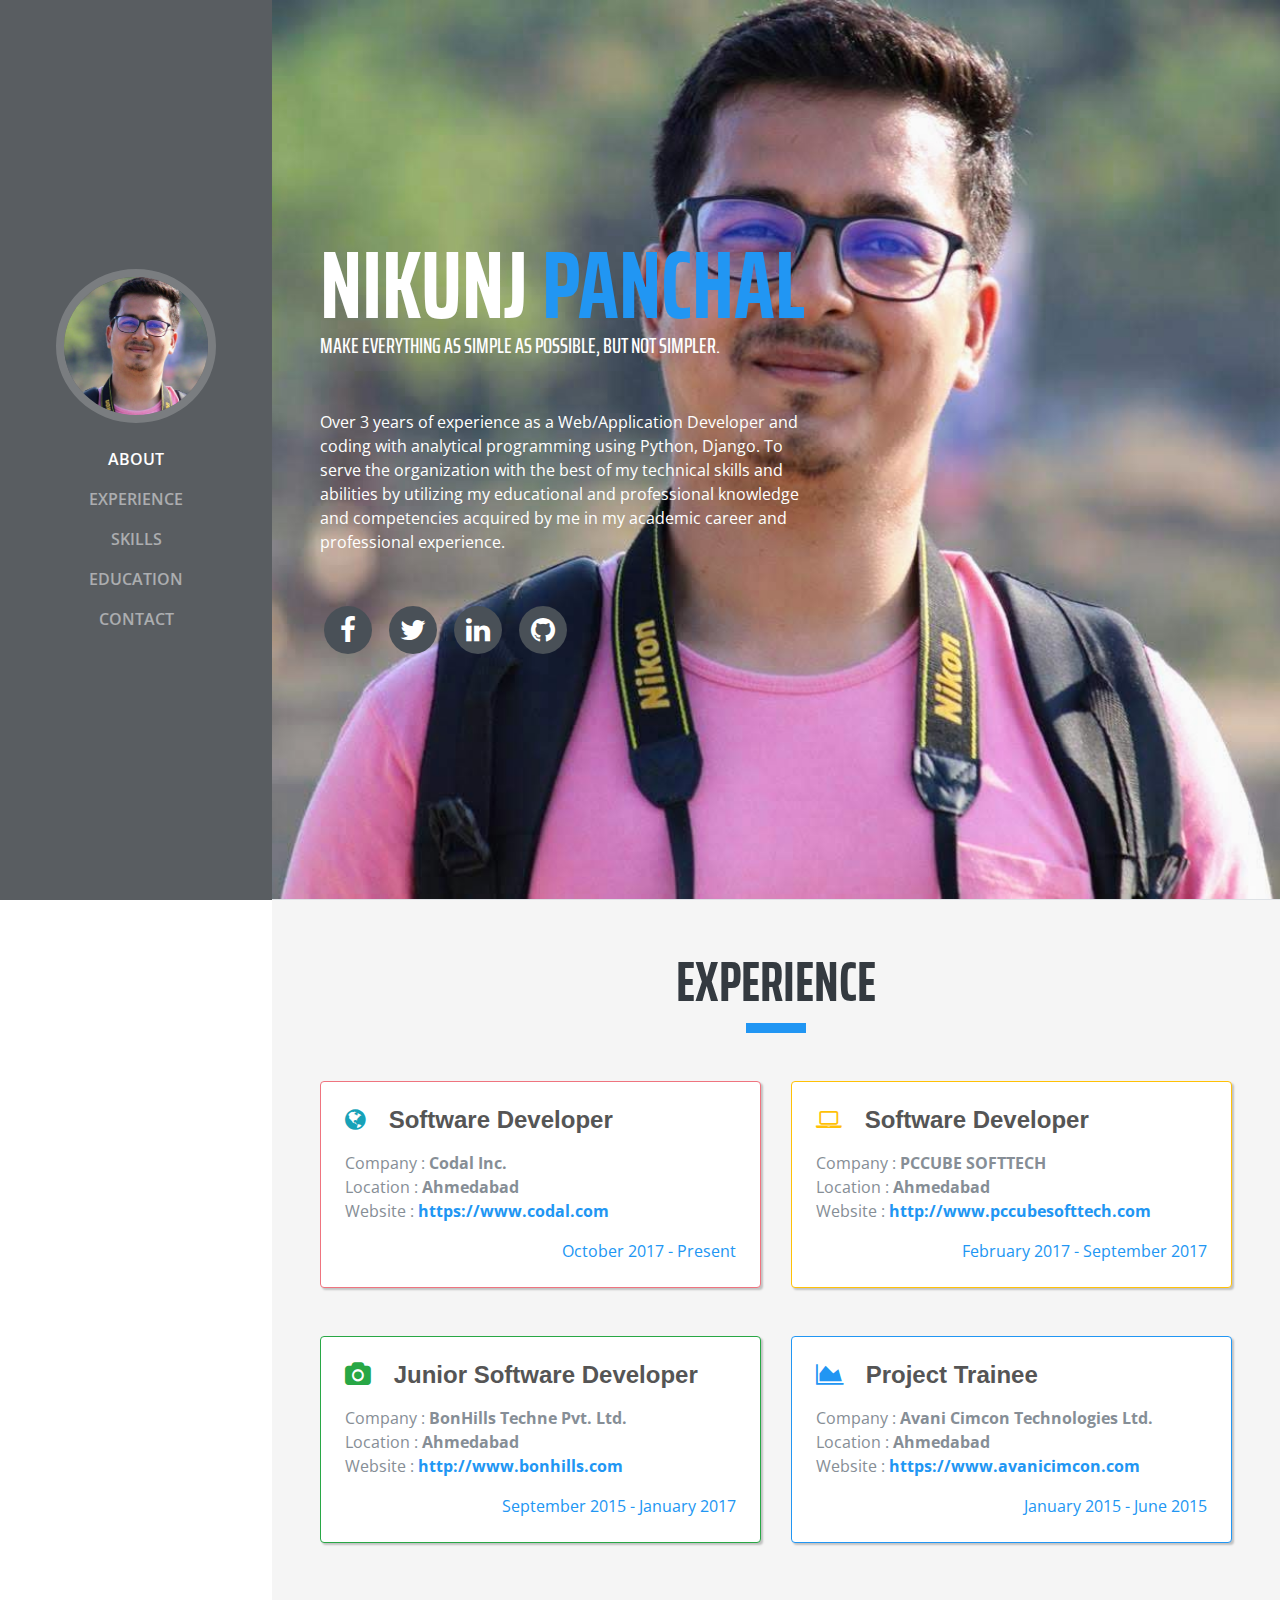
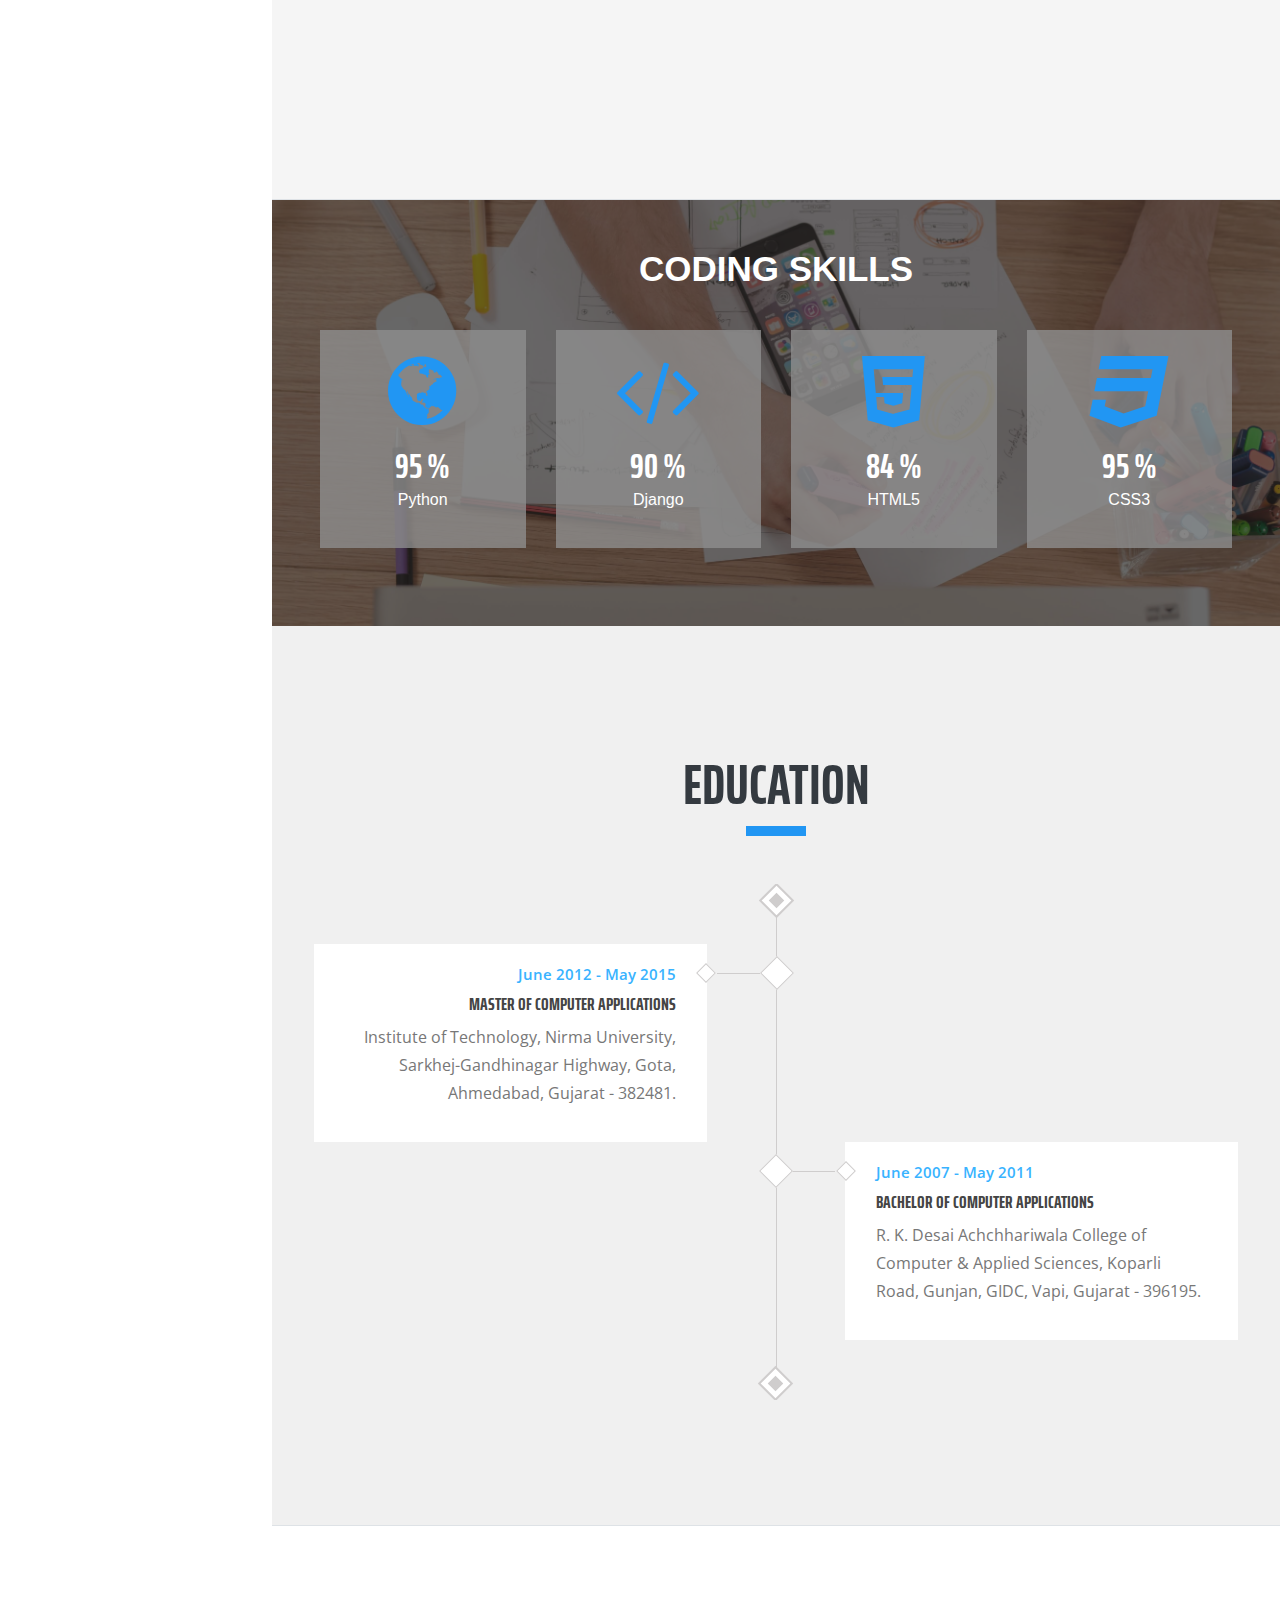
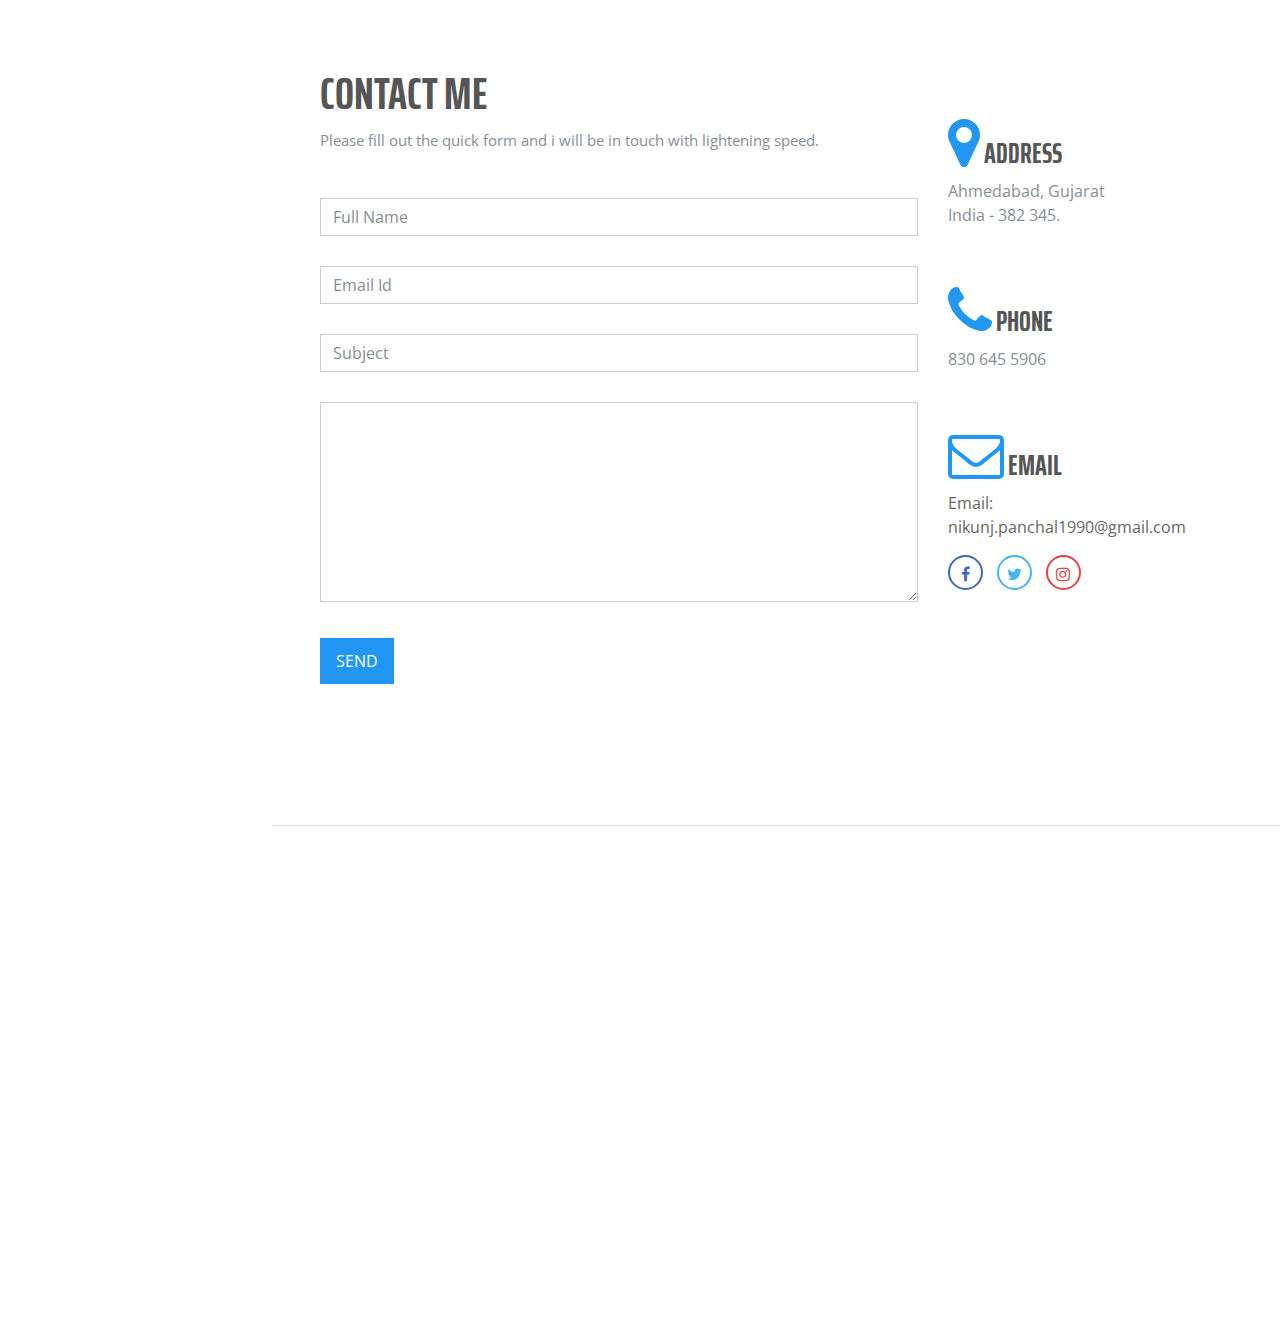
<file: index.html>
<!--
author: Boostraptheme
author URL: https://boostraptheme.com
License: Creative Commons Attribution 4.0 Unported
License URL: https://creativecommons.org/licenses/by/4.0/
-->

<!DOCTYPE html>
<html lang="en">

<head>
    <meta charset="utf-8">
    <meta name="viewport" content="width=device-width, initial-scale=1, shrink-to-fit=no">
    <meta name="description" content="">
    <meta name="author" content="">

    <link rel="shortcut icon" href="img/favicon.ico">
    <title>Nikunj Panchal</title>

    <!-- Global stylesheets -->
    <link href="css/bootstrap/bootstrap.min.css" rel="stylesheet">
    <link href="https://fonts.googleapis.com/css?family=Saira+Extra+Condensed:100,200,300,400,500,600,700,800,900" rel="stylesheet">
    <link href="https://fonts.googleapis.com/css?family=Open+Sans:300,300i,400,400i,600,600i,700,700i,800,800i" rel="stylesheet">
    <link href="font-awesome/css/font-awesome.min.css" rel="stylesheet">
    <link href="css/devicons/css/devicons.min.css" rel="stylesheet">
    <link href="css/simple-line-icons/css/simple-line-icons.css" rel="stylesheet">
    <link href="css/style.css" rel="stylesheet">
</head>

<body id="page-top">
    
    <nav class="navbar navbar-expand-lg navbar-dark bg-primary fixed-top" id="sideNav">
      <a class="navbar-brand js-scroll-trigger" href="#page-top">
        <span class="d-block d-lg-none  mx-0 px-0"><img src="img/logo-white.png" alt="" class="img-fluid"></span>
        <span class="d-none d-lg-block">
          <img class="img-fluid img-profile rounded-circle mx-auto mb-2" src="img/profile.jpg" alt="">
        </span>
      </a>
        <button class="navbar-toggler" type="button" data-toggle="collapse" data-target="#navbarSupportedContent" aria-controls="navbarSupportedContent" aria-expanded="false" aria-label="Toggle navigation">
            <span class="navbar-toggler-icon"></span>
        </button>
        <div class="collapse navbar-collapse" id="navbarSupportedContent">
            <ul class="navbar-nav">
                <li class="nav-item">
                    <a class="nav-link js-scroll-trigger" href="#about">About</a>
                </li>
                <li class="nav-item">
                    <a class="nav-link js-scroll-trigger" href="#experience">Experience</a>
                </li>
                <!-- <li class="nav-item">
                    <a class="nav-link js-scroll-trigger" href="#portfolio">Portfolio</a>
                </li> -->
                <li class="nav-item">
                    <a class="nav-link js-scroll-trigger" href="#skills">Skills</a>
                </li>
                <li class="nav-item">
                    <a class="nav-link js-scroll-trigger" href="#awards">Education</a>
                </li>
                <li class="nav-item">
                    <a class="nav-link js-scroll-trigger" href="#contact">Contact</a>
                </li>
            </ul>
        </div>
    </nav>

    <div class="container-fluid p-0">

    <!--====================================================
                        ABOUT
    ======================================================-->
      <section class="resume-section p-3 p-lg-5 d-flex d-column" id="about">
          <div class="my-auto" >
              <!-- <img src="img/logo-s.png" class="img-fluid mb-3" alt=""> -->
              <h1 class="mb-0" style="color: #ffffff;">Nikunj
                <span class="text-primary">Panchal</span>
              </h1>
              <!-- <div class="subheading mb-5" style="color: white;">FIRST, SOLVE THE PROBLEM. THEN, WRITE THE CODE.
              </div> -->
              <div class="subheading mb-5" style="color: white; text-transform: uppercase;">Make everything as simple as possible, but not simpler.
              </div>
              <p class="mb-5" style="max-width: 500px; color: white;" >Over 3 years of experience as a Web/Application Developer and coding with analytical programming using
                Python, Django. To serve the organization with the best of my technical skills and abilities by utilizing my educational and professional knowledge and competencies acquired by me in my academic career and professional experience.</p>
              <ul class="list-inline list-social-icons mb-0">
                  <li class="list-inline-item">
                      <a href="https://www.facebook.com/nikunjpanchal1990">
                  <span class="fa-stack fa-lg">
                    <i class="fa fa-circle fa-stack-2x"></i>
                    <i class="fa fa-facebook fa-stack-1x fa-inverse"></i>
                  </span>
                </a>
                  </li>
                  <li class="list-inline-item">
                      <a href="https://twitter.com/Panchal_Nik">
                  <span class="fa-stack fa-lg">
                    <i class="fa fa-circle fa-stack-2x"></i>
                    <i class="fa fa-twitter fa-stack-1x fa-inverse"></i>
                  </span>
                </a>
                  </li>
                  <li class="list-inline-item">
                      <a href="https://www.linkedin.com/in/nikunj-panchal-a45b5180/">
                  <span class="fa-stack fa-lg">
                    <i class="fa fa-circle fa-stack-2x"></i>
                    <i class="fa fa-linkedin fa-stack-1x fa-inverse"></i>
                  </span>
                </a>
                  </li>
                  <li class="list-inline-item">
                      <a href="https://github.com/nikunj-panchal">
                  <span class="fa-stack fa-lg">
                    <i class="fa fa-circle fa-stack-2x"></i>
                    <i class="fa fa-github fa-stack-1x fa-inverse"></i>
                  </span>
                </a>
                  </li>
              </ul>
          </div>
      </section>

    <!--====================================================
                        EXPERIENCE
    ======================================================-->      
      <section class="resume-section p-3 p-lg-5 " id="experience">
          <div class="row my-auto">
              <div class="col-12">
                <h2 class="  text-center">Experience</h2>
                <div class="mb-5 heading-border"></div>
              </div>
              <div class="resume-item col-md-6 col-sm-12 " > 
                <div class="card mx-0 p-4 mb-5" style="border-color: #ef747f; box-shadow: 2px 2px 2px rgba(0, 0, 0, 0.21);">
                  <div class=" resume-content mr-auto">
                      <h4 class="mb-3"><i class="fa fa-globe mr-3 text-info"></i> Software Developer</h4>
                      <p>
                          <ul class="list-inline item-details">
                              <li>Company :
                                  <strong>
                                    Codal Inc.
                                  </strong>
                              </li>
                              <li>Location :
                                  <strong>
                                    Ahmedabad
                                  </strong>
                              </li>
                              <li>Website :
                                  <strong>
                                    <a href="https://www.codal.com">https://www.codal.com</a>
                                  </strong>
                              </li>
                          </ul>
                      </p>
                  </div>
                  <div class="resume-date text-md-right">
                      <span class="text-primary">October 2017 - Present</span>
                  </div>
                </div>  
              </div>
              <div class="resume-item col-md-6 col-sm-12">
                <div class="card mx-0 p-4 mb-5" style="border-color: #ffc107; box-shadow: 2px 2px 2px rgba(0, 0, 0, 0.21);">
                  <div class="resume-content mr-auto">
                      <h4 class="mb-3"><i class="fa fa-laptop mr-3 text-warning"></i>  Software Developer</h4>
                      <p>
                          <ul class="list-inline item-details">
                              <li>Company :
                                  <strong>
                                    PCCUBE SOFTTECH
                                  </strong>
                              </li>
                              <li>Location :
                                  <strong>
                                    Ahmedabad
                                  </strong>
                              </li>
                              <li>Website :
                                  <strong>
                                    <a href="http://www.pccubesofttech.com">http://www.pccubesofttech.com</a>
                                  </strong>
                              </li>
                          </ul>
                      </p>
                  </div>
                  <div class="resume-date text-md-right">
                      <span class="text-primary">February 2017 - September 2017</span>
                  </div>
                </div>  
              </div>
              <div class="resume-item col-md-6 col-sm-12">
                <div class="card mx-0 p-4 mb-5" style="border-color: #28a745; box-shadow: 2px 2px 2px rgba(0, 0, 0, 0.21);">
                  <div class="resume-content mr-auto">
                      <h4 class="mb-3"><i class="fa fa-camera mr-3 text-success"></i> Junior Software Developer</h4>
                      <p>
                          <ul class="list-inline item-details">
                              <li>Company :
                                  <strong>
                                    BonHills Techne Pvt. Ltd.
                                  </strong>
                              </li>
                              <li>Location :
                                  <strong>
                                    Ahmedabad
                                  </strong>
                              </li>
                              <li>Website :
                                  <strong>
                                    <a href="http://www.bonhills.com">http://www.bonhills.com</a>
                                  </strong>
                              </li>
                          </ul>
                      </p>
                  </div>
                  <div class="resume-date text-md-right">
                      <span class="text-primary">September 2015 - January 2017</span>
                  </div>
                </div>  
              </div>
              <div class="resume-item col-md-6 col-sm-12">
                <div class="card mx-0 p-4 mb-5" style="border-color: #2196f3; box-shadow: 2px 2px 2px rgba(0, 0, 0, 0.21);">
                  <div class="resume-content mr-auto">
                      <h4 class="mb-3"><i class="fa fa-area-chart mr-3 text-primary"></i> Project Trainee</h4>
                      <p>
                          <ul class="list-inline item-details">
                              <li>Company :
                                  <strong>
                                    Avani Cimcon Technologies Ltd.
                                  </strong>
                              </li>
                              <li>Location :
                                  <strong>
                                    Ahmedabad
                                  </strong>
                              </li>
                              <li>Website :
                                  <strong>
                                    <a href="https://www.avanicimcon.com">https://www.avanicimcon.com</a>
                                  </strong>
                              </li>
                          </ul>
                      </p>
                  </div>
                  <div class="resume-date text-md-right">
                      <span class="text-primary">January 2015 - June 2015</span>
                  </div>
                </div>  
              </div>
          </div>
      </section>

    <!--====================================================
                        PORTFOLIO
    ======================================================-->      
      <!-- <section class="resume-section p-3 p-lg-5 d-flex flex-column" id="portfolio"> 
          <div class="row my-auto">
              <div class="col-12">
                <h2 class="  text-center">Portfolio</h2>
                <div class="mb-5 heading-border"></div>
              </div>
              <div class="col-md-12">
                <div class="port-head-cont">
                  <button class="btn btn-general btn-green filter-b" data-filter="all">All</button>
                  <button class="btn btn-general btn-green filter-b" data-filter="consulting">Web Design</button>
                  <button class="btn btn-general btn-green filter-b" data-filter="finance">Mobile Apps</button>
                  <button class="btn btn-general btn-green filter-b" data-filter="marketing">Graphics Design</button> 
                </div>
              </div>
          </div>
          <div class="row my-auto">
              <div class="col-sm-4 portfolio-item filter finance">
                  <a class="portfolio-link" href="#portfolioModal4" data-toggle="modal">
                      <div class="caption-port">
                          <div class="caption-port-content">
                              <i class="fa fa-search-plus fa-3x"></i>
                          </div>
                      </div>
                      <img class="img-fluid" src="img/portfolio/p-4.jpg" alt="">
                  </a>
              </div>
              <div class="col-sm-4 portfolio-item filter marketing">
                  <a class="portfolio-link" href="#portfolioModal5" data-toggle="modal">
                      <div class="caption-port">
                          <div class="caption-port-content">
                              <i class="fa fa-search-plus fa-3x"></i>
                          </div>
                      </div>
                      <img class="img-fluid" src="img/portfolio/p-5.jpg" alt="">
                  </a>
              </div>
              <div class="col-sm-4 portfolio-item filter consulting">
                  <a class="portfolio-link" href="#portfolioModal6" data-toggle="modal">
                      <div class="caption-port">
                          <div class="caption-port-content">
                              <i class="fa fa-search-plus fa-3x"></i>
                          </div>
                      </div>
                      <img class="img-fluid" src="img/portfolio/p-6.jpg" alt="">
                  </a>
              </div>              
              <div class="col-sm-4 portfolio-item filter consulting">
                  <a class="portfolio-link" href="#portfolioModal7" data-toggle="modal">
                      <div class="caption-port">
                          <div class="caption-port-content">
                              <i class="fa fa-search-plus fa-3x"></i>
                          </div>
                      </div>
                      <img class="img-fluid" src="img/portfolio/p-7.jpg" alt="">
                  </a>
              </div>
              <div class="col-sm-4 portfolio-item filter consulting">
                  <a class="portfolio-link" href="#portfolioModal8" data-toggle="modal">
                      <div class="caption-port">
                          <div class="caption-port-content">
                              <i class="fa fa-search-plus fa-3x"></i>
                          </div>
                      </div>
                      <img class="img-fluid" src="img/portfolio/p-8.jpg" alt="">
                  </a>
              </div>
              <div class="col-sm-4 portfolio-item filter finance">
                  <a class="portfolio-link" href="#portfolioModal9" data-toggle="modal">
                      <div class="caption-port">
                          <div class="caption-port-content">
                              <i class="fa fa-search-plus fa-3x"></i>
                          </div>
                      </div>
                      <img class="img-fluid" src="img/portfolio/p-9.jpg" alt="">
                  </a>
              </div>              
              <div class="col-sm-4 portfolio-item filter marketing">
                  <a class="portfolio-link" href="#portfolioModal1" data-toggle="modal">
                      <div class="caption-port">
                          <div class="caption-port-content">
                              <i class="fa fa-search-plus fa-3x"></i>
                          </div>
                      </div>
                      <img class="img-fluid" src="img/portfolio/p-1.jpg" alt="">
                  </a>
              </div>
              <div class="col-sm-4 portfolio-item filter marketing">
                  <a class="portfolio-link" href="#portfolioModal2" data-toggle="modal">
                      <div class="caption-port">
                          <div class="caption-port-content">
                              <i class="fa fa-search-plus fa-3x"></i>
                          </div>
                      </div>
                      <img class="img-fluid" src="img/portfolio/p-2.jpg" alt="">
                  </a>
              </div>
              <div class="col-sm-4 portfolio-item filter finance">
                  <a class="portfolio-link" href="#portfolioModal3" data-toggle="modal">
                      <div class="caption-port">
                          <div class="caption-port-content">
                              <i class="fa fa-search-plus fa-3x"></i>
                          </div>
                      </div>
                      <img class="img-fluid" src="img/portfolio/p-3.jpg" alt="">
                  </a>
              </div> 
          </div>
      </section> -->

    <!--====================================================
                        SKILLS
    ======================================================-->       
      <section class=" d-flex flex-column" id="skills">
         <div class="p-lg-5 p-3 skill-cover">
          <h3 class="text-center text-white">Coding Skills</h3>
          <div class="row text-center my-auto ">
              <div class="col-md-3 col-sm-6">
                  <div class="skill-item">
                      <i class="fa fa-globe fa-5x"></i>
                      <h2><span class="counter"> 95 </span><span>%</span></h2>
                      <p>Python</p>
                  </div>
              </div>
              <div class="col-md-3 col-sm-6">
                  <div class="skill-item">
                      <i class="fa fa-code fa-5x"></i>
                      <h2><span class="counter"> 90 </span><span>%</span></h2>
                      <p>Django</p>
                  </div>
              </div>
              <div class="col-md-3 col-sm-6">
                  <div class="skill-item">
                      <i class="fa fa-html5 fa-5x"></i>
                      <h2><span class="counter"> 84 </span><span>%</span></h2>
                      <p>HTML5</p>
                  </div>
              </div>
              <div class="col-md-3 col-sm-6">
                  <div class="skill-item">
                      <i class="fa fa-css3 fa-5x"></i>
                      <h2><span class="counter"> 95 </span><span>%</span></h2>
                      <p>CSS3</p>
                  </div>
              </div>
          </div>
         </div> 
      </section>

    <!--====================================================
                           AWARDS
    ======================================================-->       
      <section class="resume-section p-3 p-lg-5 d-flex flex-column" id="awards">
          <div class="row my-auto">
              <div class="col-12">
                <h2 class="  text-center">Education</h2>
                <div class="mb-5 heading-border"></div>
              </div> 
              <div class="main-award" id="award-box">
                  <div class="award">
                      <div class="award-icon"></div>
                      <div class="award-content">
                          <span class="date">June 2012 - May 2015</span>
                          <h5 class="title">Master of Computer Applications</h5>
                          <p class="description">
                              Institute of Technology, Nirma University, Sarkhej-Gandhinagar Highway, Gota, Ahmedabad, Gujarat - 382481.
                          </p>
                      </div>
                  </div>
                  <div class="award">
                      <div class="award-icon"></div>
                      <div class="award-content">
                          <span class="date">June 2007 - May 2011</span>
                          <h5 class="title">Bachelor of Computer Applications</h5>
                          <p class="description">
                              R. K. Desai Achchhariwala College of Computer & Applied Sciences, Koparli Road, Gunjan, GIDC, Vapi, Gujarat - 396195.
                          </p>
                      </div>
                  </div>
<!--                   <div class="award">
                      <div class="award-icon"></div>
                      <div class="award-content">
                          <span class="date">June 2012 - May 2015</span>
                          <h5 class="title">Master of Computer Applications</h5>
                          <p class="description">
                              Institute of Technology, Nirma University, Sarkhej-Gandhinagar Highway, Gota, Ahmedabad, Gujarat - 382481.
                          </p>
                      </div>
                  </div>
                  <div class="award">
                      <div class="award-icon"></div>
                      <div class="award-content">
                          <span class="date">June 2007 - May 2011</span>
                          <h5 class="title">Bachelor of Computer Applications</h5>
                          <p class="description">
                              R. K. Desai Achchhariwala College of Computer & Applied Sciences, Koparli Road, Gunjan, GIDC, Vapi, Gujarat - 396195.
                          </p>
                      </div>
                  </div> -->
              </div>
          </div>
      </section> 

    <!--====================================================
                          CONTACT
    ======================================================-->       
      <section class="resume-section p-3 p-lg-5 d-flex flex-column">
          <div class="row my-auto" id="contact"> 
            <div class="col-md-8">
              <div class="contact-cont">
                <h3>CONTACT ME</h3>
                <div class="heading-border-light"></div>
                <p>Please fill out the quick form and i will be in touch with lightening speed.</p>
              </div>   
              <div class="row con-form">
                <div class="col-md-12">
                  <input type="text" name="full-name" placeholder="Full Name" class="form-control">
                </div>
                <div class="col-md-12">
                  <input type="text" name="email" placeholder="Email Id" class="form-control">
                </div>
                <div class="col-md-12">
                  <input type="text" name="subject" placeholder="Subject" class="form-control">
                </div>
                <div class="col-md-12"><textarea name="" id=""></textarea></div>
                <div class="col-md-12 sub-but"><button class="btn btn-general btn-white" role="button">Send</button></div>
              </div>
            </div>
            <div class="col-md-4 col-sm-12 mt-5"> 
              <div class="contact-cont2"> 
                <div class="contact-add contact-box-desc">
                  <h3><i class="fa fa-map-marker cl-atlantis fa-2x"></i> Address</h3>
                  <p>Ahmedabad, Gujarat <br>
                  India - 382 345. <br></p>
                </div>
                <div class="contact-phone contact-side-desc contact-box-desc">
                  <h3><i class="fa fa-phone cl-atlantis fa-2x"></i> Phone</h3>
                  <p>830 645 5906</p>
                </div>
                <div class="contact-mail contact-side-desc contact-box-desc">
                  <h3><i class="fa fa-envelope-o cl-atlantis fa-2x"></i> Email</h3>
                <address class="address-details-f"> 
                  <!-- Fax: 800 123 3456 <br> -->
                  Email: <a href="mailto:nikunj.panchal1990@gmail.com" class="">nikunj.panchal1990@gmail.com</a>
                  <br>
                </address>
                <ul class="list-inline social-icon-f top-data">
                  <li><a href="https://www.facebook.com/nikunjpanchal1990" target="_empty"><i class="fa top-social fa-facebook"
                    style="color: #4267b2; border-color:#4267b2;"></i></a></li>
                  <li><a href="https://www.linkedin.com/in/nikunj-panchal-a45b5180/" target="_empty"><i class="fa top-social fa-twitter" style="color: #4AB3F4; border-color:#4AB3F4;"></i></a></li>
                  <li><a href="https://www.instagram.com/i.m.nikunj/" target="_empty"><i class="fa top-social fa-instagram" style="color: #e24343; border-color:#e24343;"></i></a></li> 
                </ul>
                </div>
              </div>
            </div> 
          </div>
      </section>

      <section class=" d-flex flex-column" id="maps">
        <div id="map">
          <div class="map-responsive">
             <iframe src="https://www.google.com/maps/embed?pb=!1m18!1m12!1m3!1d235014.25844390225!2d72.43931534403413!3d23.020181462964757!2m3!1f0!2f0!3f0!3m2!1i1024!2i768!4f13.1!3m3!1m2!1s0x395e848aba5bd449%3A0x4fcedd11614f6516!2sAhmedabad%2C+Gujarat!5e0!3m2!1sen!2sin!4v1546178675520" width="600" height="450" frameborder="0" style="border:0" allowfullscreen></iframe>
          </div>
        </div>
      </section>


    </div>

<!--====================================================
                    PORTFOLIO MODALS
======================================================-->
    <div class="portfolio-modal modal fade" id="portfolioModal1" tabindex="-1" role="dialog" aria-hidden="true" >
      <div class="modal-dialog" role="document">
          <div class="modal-content">
              <div class="close-modal" data-dismiss="modal">
                  <div class="lr">
                      <div class="rl"></div>
                  </div>
              </div>
              <div class="container">
                  <div class="row">
                          <div class="modal-body">
                              <div class="title-bar">
                                <div class="col-md-12">
                                  <h2 class="text-center">Our Project</h2>
                                  <div class="heading-border"></div>
                                </div>
                              </div>
                              <div class="row">
                                <div class="col-md-6">
                                  <img class="img-fluid img-centered" src="img/portfolio/p-1.jpg" alt="">
                                </div>
                                <div class="col-md-6">
                                  <p>Our new Project every processes had become fragmented; meaning quality and service were inconsistent. This lack of standardization was adversely impacting operating costs, productivity and customer satisfaction. For several years now Payfast has worked strategically with innovations as a means of developing new solutions, products and services. In line with this vision, Success was approached to find new payments solutions to offer Payfast customers on their website, including open invoice and partial payments options.</p>
                                  <ul class="list-inline item-details">
                                      <li>Client:
                                          <strong>
                                            <a href="#">Techs Soft</a>
                                          </strong>
                                      </li>
                                      <li>Date:
                                          <strong>
                                            <a href="#">April 2018</a>
                                          </strong>
                                      </li>
                                      <li>Service:
                                          <strong>
                                            <a href="#">Web Development</a>
                                          </strong>
                                      </li>
                                  </ul>
                                  <button class="btn btn-general btn-white" type="button" data-dismiss="modal">
                                      <i class="fa fa-times"></i> Close
                                  </button>
                              </div>
                            </div>
                          </div>
                  </div>
              </div>
          </div>
      </div>
    </div>
    <div class="portfolio-modal modal fade" id="portfolioModal2" tabindex="-1" role="dialog" aria-hidden="true">
        <div class="modal-dialog" role="document">
            <div class="modal-content">
                <div class="close-modal" data-dismiss="modal">
                    <div class="lr">
                        <div class="rl"></div>
                    </div>
                </div>
                <div class="container">
                <div class="row">
                        <div class="modal-body">
                            <div class="title-bar">
                              <div class="col-md-12">
                                <h2 class="text-center">Our Project</h2>
                                <div class="heading-border"></div>
                              </div>
                            </div>
                            <div class="row">
                              <div class="col-md-6">
                                <img class="img-fluid img-centered" src="img/portfolio/p-2.jpg" alt="">
                              </div>
                              <div class="col-md-6">
                                <p>Our new Project every processes had become fragmented; meaning quality and service were inconsistent. This lack of standardization was adversely impacting operating costs, productivity and customer satisfaction. For several years now Payfast has worked strategically with innovations as a means of developing new solutions, products and services. In line with this vision, Success was approached to find new payments solutions to offer Payfast customers on their website, including open invoice and partial payments options.</p>
                                <ul class="list-inline item-details">
                                    <li>Client:
                                        <strong>
                                          <a href="#">Techs Soft</a>
                                        </strong>
                                    </li>
                                    <li>Date:
                                        <strong>
                                          <a href="#">April 2018</a>
                                        </strong>
                                    </li>
                                    <li>Service:
                                        <strong>
                                          <a href="#">Web Development</a>
                                        </strong>
                                    </li>
                                </ul>
                                <button class="btn btn-general btn-white" type="button" data-dismiss="modal">
                                    <i class="fa fa-times"></i> Close
                                </button>
                            </div>
                          </div>
                        </div>
                </div>
            </div>
            </div>
        </div>
    </div>
    <div class="portfolio-modal modal fade" id="portfolioModal3" tabindex="-1" role="dialog" aria-hidden="true">
        <div class="modal-dialog" role="document">
            <div class="modal-content">
                <div class="close-modal" data-dismiss="modal">
                    <div class="lr">
                        <div class="rl"></div>
                    </div>
                </div>
                <div class="container">
                <div class="row">
                        <div class="modal-body">
                            <div class="title-bar">
                              <div class="col-md-12">
                                <h2 class="text-center">Our Project</h2>
                                <div class="heading-border"></div>
                              </div>
                            </div>
                            <div class="row">
                              <div class="col-md-6">
                                <img class="img-fluid img-centered" src="img/portfolio/p-3.jpg" alt="">
                              </div>
                              <div class="col-md-6">
                                <p>Our new Project every processes had become fragmented; meaning quality and service were inconsistent. This lack of standardization was adversely impacting operating costs, productivity and customer satisfaction. For several years now Payfast has worked strategically with innovations as a means of developing new solutions, products and services. In line with this vision, Success was approached to find new payments solutions to offer Payfast customers on their website, including open invoice and partial payments options.</p>
                                <ul class="list-inline item-details">
                                    <li>Client:
                                        <strong>
                                          <a href="#">Techs Soft</a>
                                        </strong>
                                    </li>
                                    <li>Date:
                                        <strong>
                                          <a href="#">April 2018</a>
                                        </strong>
                                    </li>
                                    <li>Service:
                                        <strong>
                                          <a href="#">Web Development</a>
                                        </strong>
                                    </li>
                                </ul>
                                <button class="btn btn-general btn-white" type="button" data-dismiss="modal">
                                    <i class="fa fa-times"></i> Close
                                </button>
                              </div>
                          </div>
                        </div>
                </div>
            </div>
            </div>
        </div>
    </div>
    <div class="portfolio-modal modal fade" id="portfolioModal4" tabindex="-1" role="dialog" aria-hidden="true">
        <div class="modal-dialog" role="document">
            <div class="modal-content">
                <div class="close-modal" data-dismiss="modal">
                    <div class="lr">
                        <div class="rl"></div>
                    </div>
                </div>
                <div class="container">
                <div class="row">
                        <div class="modal-body">
                            <div class="title-bar">
                              <div class="col-md-12">
                                <h2 class="text-center">Our Project</h2>
                                <div class="heading-border"></div>
                              </div>
                            </div>
                            <div class="row">
                              <div class="col-md-6">
                                <img class="img-fluid img-centered" src="img/portfolio/p-4.jpg" alt="">
                              </div>
                              <div class="col-md-6">
                                <p>Our new Project every processes had become fragmented; meaning quality and service were inconsistent. This lack of standardization was adversely impacting operating costs, productivity and customer satisfaction. For several years now Payfast has worked strategically with innovations as a means of developing new solutions, products and services. In line with this vision, Success was approached to find new payments solutions to offer Payfast customers on their website, including open invoice and partial payments options.</p>
                                <ul class="list-inline item-details">
                                    <li>Client:
                                        <strong>
                                          <a href="#">Techs Soft</a>
                                        </strong>
                                    </li>
                                    <li>Date:
                                        <strong>
                                          <a href="#">April 2018</a>
                                        </strong>
                                    </li>
                                    <li>Service:
                                        <strong>
                                          <a href="#">Web Development</a>
                                        </strong>
                                    </li>
                                </ul>
                                <button class="btn btn-general btn-white" type="button" data-dismiss="modal">
                                    <i class="fa fa-times"></i> Close
                                </button>
                              </div>
                          </div>
                        </div>
                </div>
            </div>
            </div>
        </div>
    </div>
    <div class="portfolio-modal modal fade" id="portfolioModal5" tabindex="-1" role="dialog" aria-hidden="true">
        <div class="modal-dialog" role="document">
            <div class="modal-content">
                <div class="close-modal" data-dismiss="modal">
                    <div class="lr">
                        <div class="rl"></div>
                    </div>
                </div>
                <div class="container">
                <div class="row">
                        <div class="modal-body">
                            <div class="title-bar">
                              <div class="col-md-12">
                                <h2 class="text-center">Our Project</h2>
                                <div class="heading-border"></div>
                              </div>
                            </div>
                            <div class="row">
                              <div class="col-md-6">
                                <img class="img-fluid img-centered" src="img/portfolio/p-5.jpg" alt="">
                              </div>
                              <div class="col-md-6">
                                <p>Our new Project every processes had become fragmented; meaning quality and service were inconsistent. This lack of standardization was adversely impacting operating costs, productivity and customer satisfaction. For several years now Payfast has worked strategically with innovations as a means of developing new solutions, products and services. In line with this vision, Success was approached to find new payments solutions to offer Payfast customers on their website, including open invoice and partial payments options.</p>
                                <ul class="list-inline item-details">
                                    <li>Client:
                                        <strong>
                                          <a href="#">Techs Soft</a>
                                        </strong>
                                    </li>
                                    <li>Date:
                                        <strong>
                                          <a href="#">April 2018</a>
                                        </strong>
                                    </li>
                                    <li>Service:
                                        <strong>
                                          <a href="#">Web Development</a>
                                        </strong>
                                    </li>
                                </ul>
                                <button class="btn btn-general btn-white" type="button" data-dismiss="modal">
                                    <i class="fa fa-times"></i> Close
                                </button>
                            </div>
                          </div>
                        </div>
                </div>
            </div>
            </div>
        </div>
    </div>
    <div class="portfolio-modal modal fade" id="portfolioModal6" tabindex="-1" role="dialog" aria-hidden="true">
        <div class="modal-dialog" role="document">
            <div class="modal-content">
                <div class="close-modal" data-dismiss="modal">
                    <div class="lr">
                        <div class="rl"></div>
                    </div>
                </div>
                <div class="container">
                <div class="row">
                        <div class="modal-body">
                            <div class="title-bar">
                              <div class="col-md-12">
                                <h2 class="text-center">Our Project</h2>
                                <div class="heading-border"></div>
                              </div>
                            </div>
                            <div class="row">
                              <div class="col-md-6">
                                <img class="img-fluid img-centered" src="img/portfolio/p-6.jpg" alt="">
                              </div>
                              <div class="col-md-6">
                                <p>Our new Project every processes had become fragmented; meaning quality and service were inconsistent. This lack of standardization was adversely impacting operating costs, productivity and customer satisfaction. For several years now Payfast has worked strategically with innovations as a means of developing new solutions, products and services. In line with this vision, Success was approached to find new payments solutions to offer Payfast customers on their website, including open invoice and partial payments options.</p>
                                <ul class="list-inline item-details">
                                    <li>Client:
                                        <strong>
                                          <a href="#">Techs Soft</a>
                                        </strong>
                                    </li>
                                    <li>Date:
                                        <strong>
                                          <a href="#">April 2018</a>
                                        </strong>
                                    </li>
                                    <li>Service:
                                        <strong>
                                          <a href="#">Web Development</a>
                                        </strong>
                                    </li>
                                </ul>
                                <button class="btn btn-general btn-white" type="button" data-dismiss="modal">
                                    <i class="fa fa-times"></i> Close
                                </button>
                            </div>
                          </div>
                        </div>
                </div>
            </div>
            </div>
        </div>
    </div>    
    <div class="portfolio-modal modal fade" id="portfolioModal7" tabindex="-1" role="dialog" aria-hidden="true">
        <div class="modal-dialog" role="document">
            <div class="modal-content">
                <div class="close-modal" data-dismiss="modal">
                    <div class="lr">
                        <div class="rl"></div>
                    </div>
                </div>
                <div class="container">
                <div class="row">
                        <div class="modal-body">
                            <div class="title-bar">
                              <div class="col-md-12">
                                <h2 class="text-center">Our Project</h2>
                                <div class="heading-border"></div>
                              </div>
                            </div>
                            <div class="row">
                              <div class="col-md-6">
                                <img class="img-fluid img-centered" src="img/portfolio/p-7.jpg" alt="">
                              </div>
                              <div class="col-md-6">
                                <p>Our new Project every processes had become fragmented; meaning quality and service were inconsistent. This lack of standardization was adversely impacting operating costs, productivity and customer satisfaction. For several years now Payfast has worked strategically with innovations as a means of developing new solutions, products and services. In line with this vision, Success was approached to find new payments solutions to offer Payfast customers on their website, including open invoice and partial payments options.</p>
                                <ul class="list-inline item-details">
                                    <li>Client:
                                        <strong>
                                          <a href="#">Techs Soft</a>
                                        </strong>
                                    </li>
                                    <li>Date:
                                        <strong>
                                          <a href="#">April 2018</a>
                                        </strong>
                                    </li>
                                    <li>Service:
                                        <strong>
                                          <a href="#">Web Development</a>
                                        </strong>
                                    </li>
                                </ul>
                                <button class="btn btn-general btn-white" type="button" data-dismiss="modal">
                                    <i class="fa fa-times"></i> Close
                                </button>
                            </div>
                          </div>
                        </div>
                </div>
            </div>
            </div>
        </div>
    </div>
    <div class="portfolio-modal modal fade" id="portfolioModal8" tabindex="-1" role="dialog" aria-hidden="true">
        <div class="modal-dialog" role="document">
            <div class="modal-content">
                <div class="close-modal" data-dismiss="modal">
                    <div class="lr">
                        <div class="rl"></div>
                    </div>
                </div>
                <div class="container">
                <div class="row">
                        <div class="modal-body">
                            <div class="title-bar">
                              <div class="col-md-12">
                                <h2 class="text-center">Our Project</h2>
                                <div class="heading-border"></div>
                              </div>
                            </div>
                            <div class="row">
                              <div class="col-md-6">
                                <img class="img-fluid img-centered" src="img/portfolio/p-8.jpg" alt="">
                              </div>
                              <div class="col-md-6">
                                <p>Our new Project every processes had become fragmented; meaning quality and service were inconsistent. This lack of standardization was adversely impacting operating costs, productivity and customer satisfaction. For several years now Payfast has worked strategically with innovations as a means of developing new solutions, products and services. In line with this vision, Success was approached to find new payments solutions to offer Payfast customers on their website, including open invoice and partial payments options.</p>
                                <ul class="list-inline item-details">
                                    <li>Client:
                                        <strong>
                                          <a href="#">Techs Soft</a>
                                        </strong>
                                    </li>
                                    <li>Date:
                                        <strong>
                                          <a href="#">April 2018</a>
                                        </strong>
                                    </li>
                                    <li>Service:
                                        <strong>
                                          <a href="#">Web Development</a>
                                        </strong>
                                    </li>
                                </ul>
                                <button class="btn btn-general btn-white" type="button" data-dismiss="modal">
                                    <i class="fa fa-times"></i> Close
                                </button>
                            </div>
                          </div>
                        </div>
                </div>
            </div>
            </div>
        </div>
    </div>
    <div class="portfolio-modal modal fade" id="portfolioModal9" tabindex="-1" role="dialog" aria-hidden="true">
        <div class="modal-dialog" role="document">
            <div class="modal-content">
                <div class="close-modal" data-dismiss="modal">
                    <div class="lr">
                        <div class="rl"></div>
                    </div>
                </div>
                <div class="container">
                <div class="row">
                        <div class="modal-body">
                            <div class="title-bar">
                              <div class="col-md-12">
                                <h2 class="text-center">Our Project</h2>
                                <div class="heading-border"></div>
                              </div>
                            </div>
                            <div class="row">
                              <div class="col-md-6">
                                <img class="img-fluid img-centered" src="img/portfolio/p-9.jpg" alt="">
                              </div>
                              <div class="col-md-6">
                                <p>Our new Project every processes had become fragmented; meaning quality and service were inconsistent. This lack of standardization was adversely impacting operating costs, productivity and customer satisfaction. For several years now Payfast has worked strategically with innovations as a means of developing new solutions, products and services. In line with this vision, Success was approached to find new payments solutions to offer Payfast customers on their website, including open invoice and partial payments options.</p>
                                <ul class="list-inline item-details">
                                    <li>Client:
                                        <strong>
                                          <a href="#">Techs Soft</a>
                                        </strong>
                                    </li>
                                    <li>Date:
                                        <strong>
                                          <a href="#">April 2018</a>
                                        </strong>
                                    </li>
                                    <li>Service:
                                        <strong>
                                          <a href="#">Web Development</a>
                                        </strong>
                                    </li>
                                </ul>
                                <button class="btn btn-general btn-white" type="button" data-dismiss="modal">
                                    <i class="fa fa-times"></i> Close
                                </button>
                            </div>
                          </div>
                        </div>
                </div>
            </div>
            </div>
        </div>
    </div>    


    <!-- Global javascript -->
    <script src="js/jquery/jquery.min.js"></script>
    <script src="js/bootstrap/bootstrap.bundle.min.js"></script>
    <script src="js/jquery-easing/jquery.easing.min.js"></script>
    <script src="js/counter/jquery.waypoints.min.js"></script>
    <script src="js/counter/jquery.counterup.min.js"></script>
    <script src="js/custom.js"></script>
    <script>
        $(document).ready(function(){

        $(".filter-b").click(function(){
            var value = $(this).attr('data-filter');
            if(value == "all")
            { 
                $('.filter').show('1000');
            }
            else
            { 
                $(".filter").not('.'+value).hide('3000');
                $('.filter').filter('.'+value).show('3000');
            }
        });
        
        if ($(".filter-b").removeClass("active")) {
          $(this).removeClass("active");
        }
        $(this).addClass("active");
        });

        // SKILLS
        $(function () {
            $('.counter').counterUp({
                delay: 10,
                time: 2000
            });

        });
    </script> 
</body>

</html>
</file>
<file: css/simple-line-icons/css/simple-line-icons.css>
@font-face {
  font-family: 'simple-line-icons';
  src: url('../fonts/Simple-Line-Icons.eot?v=2.4.0');
  src: url('../fonts/Simple-Line-Icons.eot?v=2.4.0#iefix') format('embedded-opentype'), url('../fonts/Simple-Line-Icons.woff2?v=2.4.0') format('woff2'), url('../fonts/Simple-Line-Icons.ttf?v=2.4.0') format('truetype'), url('../fonts/Simple-Line-Icons.woff?v=2.4.0') format('woff'), url('../fonts/Simple-Line-Icons.svg?v=2.4.0#simple-line-icons') format('svg');
  font-weight: normal;
  font-style: normal;
}
/*
 Use the following CSS code if you want to have a class per icon.
 Instead of a list of all class selectors, you can use the generic [class*="icon-"] selector, but it's slower:
*/
.icon-user,
.icon-people,
.icon-user-female,
.icon-user-follow,
.icon-user-following,
.icon-user-unfollow,
.icon-login,
.icon-logout,
.icon-emotsmile,
.icon-phone,
.icon-call-end,
.icon-call-in,
.icon-call-out,
.icon-map,
.icon-location-pin,
.icon-direction,
.icon-directions,
.icon-compass,
.icon-layers,
.icon-menu,
.icon-list,
.icon-options-vertical,
.icon-options,
.icon-arrow-down,
.icon-arrow-left,
.icon-arrow-right,
.icon-arrow-up,
.icon-arrow-up-circle,
.icon-arrow-left-circle,
.icon-arrow-right-circle,
.icon-arrow-down-circle,
.icon-check,
.icon-clock,
.icon-plus,
.icon-minus,
.icon-close,
.icon-event,
.icon-exclamation,
.icon-organization,
.icon-trophy,
.icon-screen-smartphone,
.icon-screen-desktop,
.icon-plane,
.icon-notebook,
.icon-mustache,
.icon-mouse,
.icon-magnet,
.icon-energy,
.icon-disc,
.icon-cursor,
.icon-cursor-move,
.icon-crop,
.icon-chemistry,
.icon-speedometer,
.icon-shield,
.icon-screen-tablet,
.icon-magic-wand,
.icon-hourglass,
.icon-graduation,
.icon-ghost,
.icon-game-controller,
.icon-fire,
.icon-eyeglass,
.icon-envelope-open,
.icon-envelope-letter,
.icon-bell,
.icon-badge,
.icon-anchor,
.icon-wallet,
.icon-vector,
.icon-speech,
.icon-puzzle,
.icon-printer,
.icon-present,
.icon-playlist,
.icon-pin,
.icon-picture,
.icon-handbag,
.icon-globe-alt,
.icon-globe,
.icon-folder-alt,
.icon-folder,
.icon-film,
.icon-feed,
.icon-drop,
.icon-drawer,
.icon-docs,
.icon-doc,
.icon-diamond,
.icon-cup,
.icon-calculator,
.icon-bubbles,
.icon-briefcase,
.icon-book-open,
.icon-basket-loaded,
.icon-basket,
.icon-bag,
.icon-action-undo,
.icon-action-redo,
.icon-wrench,
.icon-umbrella,
.icon-trash,
.icon-tag,
.icon-support,
.icon-frame,
.icon-size-fullscreen,
.icon-size-actual,
.icon-shuffle,
.icon-share-alt,
.icon-share,
.icon-rocket,
.icon-question,
.icon-pie-chart,
.icon-pencil,
.icon-note,
.icon-loop,
.icon-home,
.icon-grid,
.icon-graph,
.icon-microphone,
.icon-music-tone-alt,
.icon-music-tone,
.icon-earphones-alt,
.icon-earphones,
.icon-equalizer,
.icon-like,
.icon-dislike,
.icon-control-start,
.icon-control-rewind,
.icon-control-play,
.icon-control-pause,
.icon-control-forward,
.icon-control-end,
.icon-volume-1,
.icon-volume-2,
.icon-volume-off,
.icon-calendar,
.icon-bulb,
.icon-chart,
.icon-ban,
.icon-bubble,
.icon-camrecorder,
.icon-camera,
.icon-cloud-download,
.icon-cloud-upload,
.icon-envelope,
.icon-eye,
.icon-flag,
.icon-heart,
.icon-info,
.icon-key,
.icon-link,
.icon-lock,
.icon-lock-open,
.icon-magnifier,
.icon-magnifier-add,
.icon-magnifier-remove,
.icon-paper-clip,
.icon-paper-plane,
.icon-power,
.icon-refresh,
.icon-reload,
.icon-settings,
.icon-star,
.icon-symbol-female,
.icon-symbol-male,
.icon-target,
.icon-credit-card,
.icon-paypal,
.icon-social-tumblr,
.icon-social-twitter,
.icon-social-facebook,
.icon-social-instagram,
.icon-social-linkedin,
.icon-social-pinterest,
.icon-social-github,
.icon-social-google,
.icon-social-reddit,
.icon-social-skype,
.icon-social-dribbble,
.icon-social-behance,
.icon-social-foursqare,
.icon-social-soundcloud,
.icon-social-spotify,
.icon-social-stumbleupon,
.icon-social-youtube,
.icon-social-dropbox,
.icon-social-vkontakte,
.icon-social-steam {
  font-family: 'simple-line-icons';
  speak: none;
  font-style: normal;
  font-weight: normal;
  font-variant: normal;
  text-transform: none;
  line-height: 1;
  /* Better Font Rendering =========== */
  -webkit-font-smoothing: antialiased;
  -moz-osx-font-smoothing: grayscale;
}
.icon-user:before {
  content: "\e005";
}
.icon-people:before {
  content: "\e001";
}
.icon-user-female:before {
  content: "\e000";
}
.icon-user-follow:before {
  content: "\e002";
}
.icon-user-following:before {
  content: "\e003";
}
.icon-user-unfollow:before {
  content: "\e004";
}
.icon-login:before {
  content: "\e066";
}
.icon-logout:before {
  content: "\e065";
}
.icon-emotsmile:before {
  content: "\e021";
}
.icon-phone:before {
  content: "\e600";
}
.icon-call-end:before {
  content: "\e048";
}
.icon-call-in:before {
  content: "\e047";
}
.icon-call-out:before {
  content: "\e046";
}
.icon-map:before {
  content: "\e033";
}
.icon-location-pin:before {
  content: "\e096";
}
.icon-direction:before {
  content: "\e042";
}
.icon-directions:before {
  content: "\e041";
}
.icon-compass:before {
  content: "\e045";
}
.icon-layers:before {
  content: "\e034";
}
.icon-menu:before {
  content: "\e601";
}
.icon-list:before {
  content: "\e067";
}
.icon-options-vertical:before {
  content: "\e602";
}
.icon-options:before {
  content: "\e603";
}
.icon-arrow-down:before {
  content: "\e604";
}
.icon-arrow-left:before {
  content: "\e605";
}
.icon-arrow-right:before {
  content: "\e606";
}
.icon-arrow-up:before {
  content: "\e607";
}
.icon-arrow-up-circle:before {
  content: "\e078";
}
.icon-arrow-left-circle:before {
  content: "\e07a";
}
.icon-arrow-right-circle:before {
  content: "\e079";
}
.icon-arrow-down-circle:before {
  content: "\e07b";
}
.icon-check:before {
  content: "\e080";
}
.icon-clock:before {
  content: "\e081";
}
.icon-plus:before {
  content: "\e095";
}
.icon-minus:before {
  content: "\e615";
}
.icon-close:before {
  content: "\e082";
}
.icon-event:before {
  content: "\e619";
}
.icon-exclamation:before {
  content: "\e617";
}
.icon-organization:before {
  content: "\e616";
}
.icon-trophy:before {
  content: "\e006";
}
.icon-screen-smartphone:before {
  content: "\e010";
}
.icon-screen-desktop:before {
  content: "\e011";
}
.icon-plane:before {
  content: "\e012";
}
.icon-notebook:before {
  content: "\e013";
}
.icon-mustache:before {
  content: "\e014";
}
.icon-mouse:before {
  content: "\e015";
}
.icon-magnet:before {
  content: "\e016";
}
.icon-energy:before {
  content: "\e020";
}
.icon-disc:before {
  content: "\e022";
}
.icon-cursor:before {
  content: "\e06e";
}
.icon-cursor-move:before {
  content: "\e023";
}
.icon-crop:before {
  content: "\e024";
}
.icon-chemistry:before {
  content: "\e026";
}
.icon-speedometer:before {
  content: "\e007";
}
.icon-shield:before {
  content: "\e00e";
}
.icon-screen-tablet:before {
  content: "\e00f";
}
.icon-magic-wand:before {
  content: "\e017";
}
.icon-hourglass:before {
  content: "\e018";
}
.icon-graduation:before {
  content: "\e019";
}
.icon-ghost:before {
  content: "\e01a";
}
.icon-game-controller:before {
  content: "\e01b";
}
.icon-fire:before {
  content: "\e01c";
}
.icon-eyeglass:before {
  content: "\e01d";
}
.icon-envelope-open:before {
  content: "\e01e";
}
.icon-envelope-letter:before {
  content: "\e01f";
}
.icon-bell:before {
  content: "\e027";
}
.icon-badge:before {
  content: "\e028";
}
.icon-anchor:before {
  content: "\e029";
}
.icon-wallet:before {
  content: "\e02a";
}
.icon-vector:before {
  content: "\e02b";
}
.icon-speech:before {
  content: "\e02c";
}
.icon-puzzle:before {
  content: "\e02d";
}
.icon-printer:before {
  content: "\e02e";
}
.icon-present:before {
  content: "\e02f";
}
.icon-playlist:before {
  content: "\e030";
}
.icon-pin:before {
  content: "\e031";
}
.icon-picture:before {
  content: "\e032";
}
.icon-handbag:before {
  content: "\e035";
}
.icon-globe-alt:before {
  content: "\e036";
}
.icon-globe:before {
  content: "\e037";
}
.icon-folder-alt:before {
  content: "\e039";
}
.icon-folder:before {
  content: "\e089";
}
.icon-film:before {
  content: "\e03a";
}
.icon-feed:before {
  content: "\e03b";
}
.icon-drop:before {
  content: "\e03e";
}
.icon-drawer:before {
  content: "\e03f";
}
.icon-docs:before {
  content: "\e040";
}
.icon-doc:before {
  content: "\e085";
}
.icon-diamond:before {
  content: "\e043";
}
.icon-cup:before {
  content: "\e044";
}
.icon-calculator:before {
  content: "\e049";
}
.icon-bubbles:before {
  content: "\e04a";
}
.icon-briefcase:before {
  content: "\e04b";
}
.icon-book-open:before {
  content: "\e04c";
}
.icon-basket-loaded:before {
  content: "\e04d";
}
.icon-basket:before {
  content: "\e04e";
}
.icon-bag:before {
  content: "\e04f";
}
.icon-action-undo:before {
  content: "\e050";
}
.icon-action-redo:before {
  content: "\e051";
}
.icon-wrench:before {
  content: "\e052";
}
.icon-umbrella:before {
  content: "\e053";
}
.icon-trash:before {
  content: "\e054";
}
.icon-tag:before {
  content: "\e055";
}
.icon-support:before {
  content: "\e056";
}
.icon-frame:before {
  content: "\e038";
}
.icon-size-fullscreen:before {
  content: "\e057";
}
.icon-size-actual:before {
  content: "\e058";
}
.icon-shuffle:before {
  content: "\e059";
}
.icon-share-alt:before {
  content: "\e05a";
}
.icon-share:before {
  content: "\e05b";
}
.icon-rocket:before {
  content: "\e05c";
}
.icon-question:before {
  content: "\e05d";
}
.icon-pie-chart:before {
  content: "\e05e";
}
.icon-pencil:before {
  content: "\e05f";
}
.icon-note:before {
  content: "\e060";
}
.icon-loop:before {
  content: "\e064";
}
.icon-home:before {
  content: "\e069";
}
.icon-grid:before {
  content: "\e06a";
}
.icon-graph:before {
  content: "\e06b";
}
.icon-microphone:before {
  content: "\e063";
}
.icon-music-tone-alt:before {
  content: "\e061";
}
.icon-music-tone:before {
  content: "\e062";
}
.icon-earphones-alt:before {
  content: "\e03c";
}
.icon-earphones:before {
  content: "\e03d";
}
.icon-equalizer:before {
  content: "\e06c";
}
.icon-like:before {
  content: "\e068";
}
.icon-dislike:before {
  content: "\e06d";
}
.icon-control-start:before {
  content: "\e06f";
}
.icon-control-rewind:before {
  content: "\e070";
}
.icon-control-play:before {
  content: "\e071";
}
.icon-control-pause:before {
  content: "\e072";
}
.icon-control-forward:before {
  content: "\e073";
}
.icon-control-end:before {
  content: "\e074";
}
.icon-volume-1:before {
  content: "\e09f";
}
.icon-volume-2:before {
  content: "\e0a0";
}
.icon-volume-off:before {
  content: "\e0a1";
}
.icon-calendar:before {
  content: "\e075";
}
.icon-bulb:before {
  content: "\e076";
}
.icon-chart:before {
  content: "\e077";
}
.icon-ban:before {
  content: "\e07c";
}
.icon-bubble:before {
  content: "\e07d";
}
.icon-camrecorder:before {
  content: "\e07e";
}
.icon-camera:before {
  content: "\e07f";
}
.icon-cloud-download:before {
  content: "\e083";
}
.icon-cloud-upload:before {
  content: "\e084";
}
.icon-envelope:before {
  content: "\e086";
}
.icon-eye:before {
  content: "\e087";
}
.icon-flag:before {
  content: "\e088";
}
.icon-heart:before {
  content: "\e08a";
}
.icon-info:before {
  content: "\e08b";
}
.icon-key:before {
  content: "\e08c";
}
.icon-link:before {
  content: "\e08d";
}
.icon-lock:before {
  content: "\e08e";
}
.icon-lock-open:before {
  content: "\e08f";
}
.icon-magnifier:before {
  content: "\e090";
}
.icon-magnifier-add:before {
  content: "\e091";
}
.icon-magnifier-remove:before {
  content: "\e092";
}
.icon-paper-clip:before {
  content: "\e093";
}
.icon-paper-plane:before {
  content: "\e094";
}
.icon-power:before {
  content: "\e097";
}
.icon-refresh:before {
  content: "\e098";
}
.icon-reload:before {
  content: "\e099";
}
.icon-settings:before {
  content: "\e09a";
}
.icon-star:before {
  content: "\e09b";
}
.icon-symbol-female:before {
  content: "\e09c";
}
.icon-symbol-male:before {
  content: "\e09d";
}
.icon-target:before {
  content: "\e09e";
}
.icon-credit-card:before {
  content: "\e025";
}
.icon-paypal:before {
  content: "\e608";
}
.icon-social-tumblr:before {
  content: "\e00a";
}
.icon-social-twitter:before {
  content: "\e009";
}
.icon-social-facebook:before {
  content: "\e00b";
}
.icon-social-instagram:before {
  content: "\e609";
}
.icon-social-linkedin:before {
  content: "\e60a";
}
.icon-social-pinterest:before {
  content: "\e60b";
}
.icon-social-github:before {
  content: "\e60c";
}
.icon-social-google:before {
  content: "\e60d";
}
.icon-social-reddit:before {
  content: "\e60e";
}
.icon-social-skype:before {
  content: "\e60f";
}
.icon-social-dribbble:before {
  content: "\e00d";
}
.icon-social-behance:before {
  content: "\e610";
}
.icon-social-foursqare:before {
  content: "\e611";
}
.icon-social-soundcloud:before {
  content: "\e612";
}
.icon-social-spotify:before {
  content: "\e613";
}
.icon-social-stumbleupon:before {
  content: "\e614";
}
.icon-social-youtube:before {
  content: "\e008";
}
.icon-social-dropbox:before {
  content: "\e00c";
}
.icon-social-vkontakte:before {
  content: "\e618";
}
.icon-social-steam:before {
  content: "\e620";
}
</file>
<file: css/style.css>
/*GENERAL STYLE*/

body {
    font-family: 'Open Sans', serif;
    padding-top: 54px;
    color: #868e96;
}

@media (min-width: 992px) {
    body {
        padding-top: 0;
        padding-left: 17rem;
    }
}

h1,
h2,
h3,
h4,
h5,
h6 {
    font-family: 'Saira Extra Condensed', serif;
    font-weight: 700;
    text-transform: uppercase;
    color: #343a40;
}

h1 {
    font-size: 6rem;
    line-height: 5.5rem;
}

h2 {
    font-size: 3.5rem;
}

a {
    color: #2196f3;
}

a:hover,
a:focus,
a:active {
    color: #0f72c1;
}

.subheading {
    text-transform: uppercase;
    font-weight: 500;
    font-family: 'Saira Extra Condensed', serif;
    font-size: 1.35rem;
}

/*==================================================
                  SOCIAL-ICON
====================================================*/
  .list-social-icons a {
      color: #495057;
  }

  .list-social-icons a:hover {
      color: #2196f3;
  }

  .list-social-icons a .fa-lg {
      font-size: 1.75rem;
  }

  .list-icons {
      font-size: 3rem;
  }

  .list-icons .list-inline-item i:hover {
      color: #2196f3;
  }

/*==================================================
                    NAV-BAR
====================================================*/
  #sideNav .navbar-nav .nav-item .nav-link {
      font-weight: 600;
      text-transform: uppercase;
  }

  @media (min-width: 992px) {
      #sideNav {
          text-align: center;
          position: fixed;
          top: 0;
          left: 0;
          display: flex;
          flex-direction: column;
          width: 17rem;
          height: 100vh;
      }
      #sideNav .navbar-brand {
          display: flex;
          margin: auto auto 0;
          padding: 0.5rem;
      }
      #sideNav .navbar-brand .img-profile {
          max-width: 10rem;
          max-height: 10rem;
          border: 0.5rem solid rgba(255, 255, 255, 0.2);
      }
      #sideNav .navbar-collapse {
          display: flex;
          align-items: flex-start;
          flex-grow: 0;
          width: 100%;
          margin-bottom: auto;
      }
      #sideNav .navbar-collapse .navbar-nav {
          flex-direction: column;
          width: 100%;
      }
      #sideNav .navbar-collapse .navbar-nav .nav-item {
          display: block;
      }
      #sideNav .navbar-collapse .navbar-nav .nav-item .nav-link {
          display: block;
      }
  }

/*==================================================
                  BUTTON (Generic)
====================================================*/

.btn-general {
    background-color: transparent;
    text-align: center;
    border-width: 1px;
    border-radius: 0px;
    font-size: 16px;
    padding: 10px 15px;
    font-weight: 400;
    text-transform: uppercase;
}

.btn-white {
    border-color: #2196f3;
    background-color: #2196f3;
    color: #fff;
}

.btn-white:hover,
.btn-white:focus {
    background-color: transparent;
    color: #2196f3;
    cursor: pointer;
}

.btn-green {
    border-color: #2196f3;
    color: #2196f3;
}

.btn-green:hover,
.btn-green:focus {
    background-color: #2196f3;
    color: #fff;
    cursor: pointer;
}

/*==================================================
                  SECTION (Generic)
====================================================*/
  .heading-border {
      width: 60px;
      height: 10px;
      background-color: #2196f3;
      margin: 0 auto 20px auto;
  }

  section.resume-section {
      border-bottom: 1px solid #dee2e6;
      padding-top: 5rem !important;
      padding-bottom: 5rem !important;
  }

  section.resume-section .resume-item .resume-date {
      min-width: none;
  }

  @media (min-width: 768px) {
      section.resume-section {
          min-height: 100vh;
      }
      section.resume-section .resume-item .resume-date {
          min-width: 18rem;
      }
  }

  @media (min-width: 992px) {
      section.resume-section {
          padding-top: 3rem !important;
          padding-bottom: 3rem !important;
      }
  }

  .bg-primary {
      background-color: #595d61 !important;
  }

  .text-primary {
      color: #2196f3 !important;
  }

/*==================================================
                      ABOUT
====================================================*/
  #about {
      background-image: url(../img/profile-banner.jpg); 
      background-size: cover;
      background-position: center center;
      background-repeat: no-repeat;
  }

  #about h1 {
    /*font-size: 100%;*/
  }

/*==================================================
                    EXPERIENCE
====================================================*/  
  #experience {
    background: #f5f5f5;
  }

  #experience .card h4{
    font-family: 'Roboto Condensed', sans-serif;
    text-transform: none;
    color:#555;
  }

/*====================================================
                   PORTFOLIO
======================================================*/

#portfolio{
    padding:100px 0;
} 

.port-head-cont{
    margin:20px auto 40px auto;
    text-align: center;
}

.port-head-cont button{
    margin:5px 2px;
}

#portfolio .portfolio-item {
    right: 0;
    margin: 0 0 15px;
}

#portfolio .portfolio-item .portfolio-link {
    position: relative;
    display: block;
    max-width: 400px;
    margin: 0 auto;
    cursor: pointer;
}

#portfolio .portfolio-item .portfolio-link .caption-port {
    position: absolute;
    width: 100%;
    height: 100%;
    -webkit-transition: all ease 0.5s;
    -moz-transition: all ease 0.5s;
    transition: all ease 0.5s;
    opacity: 0;
    background: rgba(54, 160, 245, 0.73);
}

#portfolio .portfolio-item .portfolio-link .caption-port:hover {
    opacity: 1;
}

#portfolio .portfolio-item .portfolio-link .caption-port .caption-port-content {
    font-size: 20px;
    position: absolute;
    top: 50%;
    width: 100%;
    height: 20px;
    margin-top: -12px;
    text-align: center;
    color: white;
}

#portfolio .portfolio-item .portfolio-link .caption-port .caption-port-content i {
    margin-top: -12px;
}

#portfolio .portfolio-item .portfolio-link .caption-port .caption-port-content h3,
#portfolio .portfolio-item .portfolio-link .caption-port .caption-port-content h4 {
    margin: 0;
}

#portfolio * {
    z-index: 2;
}

@media (min-width: 767px) {
    #portfolio .portfolio-item {
        margin: 0 0 30px;
    }
}

.portfolio-modal .modal-dialog {
    max-width: 100%;
    min-height: 100%;
    margin: 0;
    padding: 0;
    text-align: left;
    border: none;
    border-radius: 0;
    background-clip: border-box;
    -webkit-box-shadow: none;
    box-shadow: none;
}

.portfolio-modal .title-bar {
    padding: 0 0 50px 0;
}

.portfolio-modal .title-bar h1{
    visibility: initial;
    animation-name: initial;
}

.portfolio-modal .modal-dialog .modal-content {
    padding: 10px 0 100px 0;
    border: 0;
    border-radius: 0;
} 

.portfolio-modal .modal-dialog .modal-content img {
    margin-bottom: 30px;
}

.portfolio-modal .modal-dialog .modal-content .item-details {
    margin: 30px 0;
}
 
.portfolio-modal .close-modal {
    position: absolute;
    top: 25px;
    right: 25px;
    width: 75px;
    height: 75px;
    cursor: pointer;
    background-color: transparent;
}

.portfolio-modal .close-modal:hover {
    opacity: 0.3;
}

.portfolio-modal .close-modal .lr {
    /* Safari and Chrome */
    z-index: 1051;
    width: 1px;
    height: 75px;
    margin-left: 35px;
    /* IE 9 */
    -webkit-transform: rotate(45deg);
    -ms-transform: rotate(45deg);
    transform: rotate(45deg);
    background-color: #2C3E50;
}

.portfolio-modal .close-modal .lr .rl {
    /* Safari and Chrome */
    z-index: 1052;
    width: 1px;
    height: 75px;
    /* IE 9 */
    -webkit-transform: rotate(90deg);
    -ms-transform: rotate(90deg);
    transform: rotate(90deg);
    background-color: #2C3E50;
}

.portfolio-modal .modal-backdrop {
    display: none;
    opacity: 0;
}

@media (max-width: 850px){
    .portfolio-modal .close-modal{
        display: none;
    }
}  

/*====================================================
                      SKILLS
======================================================*/

#skills {
    background-image: url("../img/bg-stats.jpg");
    background-size: cover;
    background-position: center center;
    background-repeat: no-repeat;
}

.skill-cover {
    background-color: rgba(31, 31, 31, 0.68); 
}

.skill-cover h3{
  font-family: "hind", sans-serif;
  font-size: 35px;
  margin-bottom: 40px;
}

.skill-item {
    padding: 20px 0;
    margin-bottom: 30px;
    background: rgba(144, 144, 144, 0.78);
}

.skill-item i {
    color: #2196f3;
}

.skill-item h2 {
    color: #fff;
    font-size: "hind", sans-serif;
    font-size: 35px;
    font-weight: 700;
    margin-top: 15px;
    margin-bottom: 1px;
}

.skill-item p {
    color: #fff;
    font-family: "hind", sans-serif;
    /*text-transform: uppercase;*/
    font-weight: 300;
    margin-top: 0;
}

/*====================================================
                      AWARD
======================================================*/
 
#awards {
    background: #f0f0f0;
}

#award-box {
    overflow: hidden;
    position: relative;
    padding: 60px 0;
    /*margin-left: 8%;*/
    width: 100%;
    margin: 0% 1%;
}

#award-box:before {
    content: "";
    width: 1px;
    height: 100%;
    background: #cfcdcd;
    position: absolute;
    top: 0;
    left: 50%;
}

#award-box .award {
    width: 50%;
    clear: both;
    position: relative;
}

#award-box .award:before,
#award-box .award:after {
    content: "";
    display: block;
    clear: both;
}

#award-box .award:first-child:before,
#award-box .award:last-child:before {
    content: "";
    width: 11px;
    height: 11px;
    background: #cfcdcd;
    box-sizing: content-box;
    border: 5px solid #fff;
    box-shadow: 0 0 0 2px #cfcdcd;
    position: absolute;
    top: -54px;
    right: -11px;
    transform: rotate(45deg);
}

#award-box .award:last-child:before {
    top: auto;
    bottom: -54px;
}

#award-box .award:last-child:nth-child(even):before {
    right: auto;
    left: -11px;
}

#award-box .award-icon {
    width: 24px;
    height: 24px;
    background: #fff;
    border: 1px solid #cfcdcd;
    position: absolute;
    top: 17px;
    right: -13px;
    z-index: 1;
    transform: rotate(45deg);
}

#award-box .award-icon:before {
    content: "";
    display: block;
    width: 15px;
    height: 15px;
    background: #fff;
    position: absolute;
    top: 50%;
    left: 50%;
    transform: translate(-50%, -50%);
    transition: background-color 0.2s ease 0s;
}

#award-box .award:hover .award-icon:before {
    background: #39b3ff;
}

#award-box .award-content {
    width: 85%;
    padding: 18px 30px;
    background: #fff;
    text-align: right;
    float: left;
    border: 1px solid transparent;
    position: relative;
    transition: all 0.3s ease 0s;
}

#award-box .award:hover .award-content {
    border: 1px solid #cfcdcd;
}

#award-box .award-content:before {
    content: "";
    display: block;
    width: 14px;
    height: 14px;
    background: #fff;
    border: 1px solid #cfcdcd;
    position: absolute;
    top: 21px;
    right: -7.3px;
    transform: rotate(45deg);
    transition: all 0.2s ease 0s;
}

#award-box .award:hover .award-content:before {
    background: #39b3ff;
    border-color: #39b3ff;
}

#award-box .award-content:after {
    content: "";
    width: 11%;
    height: 1px;
    background: #cfcdcd;
    position: absolute;
    top: 28px;
    right: -14%;
}

#award-box .date {
    display: block;
    font-size: 15px;
    font-weight: 600;
    color: #39b3ff;
    margin: 0 0 8px;
    transition: all 0.3s ease 0s;
}

#award-box .award:hover .date {
    color: #444;
}

#award-box .title {
    font-size: 18px;
    color: #444;
    margin-top: 0;
    transition: all 0.3s ease 0s;
}

#award-box .award:hover .title {
    color: #39b3ff;
}

#award-box .description {
    font-size: 16px;
    color: #777;
    line-height: 28px;
    margin-top: 8px;
}

#award-box .award:nth-child(2n),
#award-box .award:nth-child(2n) .award-content {
    float: right;
    text-align: left;
}

#award-box .award:nth-child(2n) .award-icon {
    right: 0;
    left: -12px;
}

#award-box .award:nth-child(2n) .award-content:before {
    left: -7.3px;
}

#award-box .award:nth-child(2n) .award-content:after {
    left: -14%;
}
 
@media only screen and (max-width: 767px) {
    #award-box {
        padding-left: 20px;
    }
    #award-box:before {
        left: 20px;
    }
    #award-box .award {
        width: 100%;
    }
    #award-box .award,
    #award-box .award-content {
        float: right;
        padding:5px;
        text-align: left;
    }
    #award-box .award:first-child:before,
    #award-box .award:last-child:nth-child(odd):before {
        right: auto;
        left: -11px;
    }
    #award-box .award-icon {
        right: 0;
        left: -12px;
    }
    #award-box .award-content:before {
        left: -7.3px;
    }
    #award-box .award-content:after {
        left: -14%;
    }
}

/*====================================================
                   CONTACT
======================================================*/

#contact{
  padding: 50px 0;
}

#contact .contact-cont h3{
  color:#555;
  font-size: 45px;
}

#contact .contact-cont p{
  padding-right: 20px;
  font-size: 15px;
}

#contact .contact-cont2 address,
#contact .contact-cont2 address a{
  color:#666;
}
 
.con-form input {
    border-color: #ccc;
    border-radius: 0;
    color: #717171;
    margin-top: 30px; 
}

.con-form textarea {
    width: 100%; 
    height: 200px;
    margin:30px 0;
    border-color: #ccc;
    border-radius: 0;
    color: #717171;
}

.contact-side-desc{
    padding-top: 40px;
} 

.contact-box-desc h3{
  color:#555;
}

.contact-box-desc h3 i{
  color: #2196f3;
}

.social-icon-f li{
  display: inline-block;
}

.social-icon-f li i{
  height: 35px;
  width:35px;
  line-height: 35px;
  border:2px solid #2196f3;
  text-align: center;
  margin-right: 10px;
  border-radius: 50%;
}  

@media(max-width: 767px){
    #contact-p2 .con-form input{
        margin-bottom: 30px;
    }
    .con-form textarea {
        width: 100%; 
        height: 200px;
        margin:10px 0 30px 0;
        border-color: #ccc;
        border-radius: 0;
        color: #717171;
    }

    .contact-box-desc{
        text-align: center;
    }

    #contact .social-icon-f{
        text-align: center;
    }
}

@media (max-width: 575px){
    #contact .social-icon-f{
            text-align: center;
    }    
}

@media (max-width: 420px){
    #contact .social-icon-f{
            text-align: center;
    }    
}
 
.map-responsive{
    overflow:hidden;
    padding-bottom:50%;
    position:relative;
    height:0;
}

.map-responsive iframe{
    left:0;
    top:0;
    height:100%;
    width:100%;
    position:absolute;
}
</file>
<file: css/devicons/css/devicons.min.css>
/*!
 *  Devicons 1.8.0 made by Theodore Vorillas / http://vorillaz.com 
 */
@font-face{font-family:devicons;src:url(../fonts/devicons.eot?xqxft6);src:url(../fonts/devicons.eot?#iefixxqxft6) format("embedded-opentype"),url(../fonts/devicons.woff?xqxft6) format("woff"),url(../fonts/devicons.ttf?xqxft6) format("truetype"),url(../fonts/devicons.svg?xqxft6#devicons) format("svg");font-weight:400;font-style:normal}.devicons{font-family:devicons;speak:none;font-style:normal;font-weight:400;font-variant:normal;text-transform:none;line-height:1;-webkit-font-smoothing:antialiased;-moz-osx-font-smoothing:grayscale}.devicons-git:before{content:"\e602"}.devicons-git_compare:before{content:"\e628"}.devicons-git_branch:before{content:"\e625"}.devicons-git_commit:before{content:"\e629"}.devicons-git_pull_request:before{content:"\e626"}.devicons-git_merge:before{content:"\e627"}.devicons-bitbucket:before{content:"\e603"}.devicons-github_alt:before{content:"\e608"}.devicons-github_badge:before{content:"\e609"}.devicons-github:before{content:"\e60a"}.devicons-github_full:before{content:"\e617"}.devicons-java:before{content:"\e638"}.devicons-ruby:before{content:"\e639"}.devicons-scala:before{content:"\e637"}.devicons-python:before{content:"\e63c"}.devicons-go:before{content:"\e624"}.devicons-ruby_on_rails:before{content:"\e63b"}.devicons-django:before{content:"\e61d"}.devicons-markdown:before{content:"\e63e"}.devicons-php:before{content:"\e63d"}.devicons-mysql:before{content:"\e604"}.devicons-streamline:before{content:"\e605"}.devicons-database:before{content:"\e606"}.devicons-laravel:before{content:"\e63f"}.devicons-javascript:before{content:"\e64e"}.devicons-angular:before{content:"\e653"}.devicons-backbone:before{content:"\e652"}.devicons-coffeescript:before{content:"\e651"}.devicons-jquery:before{content:"\e650"}.devicons-modernizr:before{content:"\e620"}.devicons-jquery_ui:before{content:"\e654"}.devicons-ember:before{content:"\e61b"}.devicons-dojo:before{content:"\e61c"}.devicons-nodejs:before{content:"\e619"}.devicons-nodejs_small:before{content:"\e618"}.devicons-javascript_shield:before{content:"\e64f"}.devicons-bootstrap:before{content:"\e647"}.devicons-sass:before{content:"\e64b"}.devicons-css3_full:before{content:"\e64a"}.devicons-css3:before{content:"\e649"}.devicons-html5:before{content:"\e636"}.devicons-html5_multimedia:before{content:"\e632"}.devicons-html5_device_access:before{content:"\e633"}.devicons-html5_3d_effects:before{content:"\e635"}.devicons-html5_connectivity:before{content:"\e634"}.devicons-ghost_small:before{content:"\e614"}.devicons-ghost:before{content:"\e61f"}.devicons-magento:before{content:"\e640"}.devicons-joomla:before{content:"\e641"}.devicons-jekyll_small:before{content:"\e60d"}.devicons-drupal:before{content:"\e642"}.devicons-wordpress:before{content:"\e60b"}.devicons-grunt:before{content:"\e64c"}.devicons-bower:before{content:"\e64d"}.devicons-npm:before{content:"\e61e"}.devicons-yahoo_small:before{content:"\e62b"}.devicons-yahoo:before{content:"\e615"}.devicons-bing_small:before{content:"\e600"}.devicons-windows:before{content:"\e60f"}.devicons-linux:before{content:"\e612"}.devicons-ubuntu:before{content:"\e63a"}.devicons-android:before{content:"\e60e"}.devicons-apple:before{content:"\e611"}.devicons-appstore:before{content:"\e613"}.devicons-phonegap:before{content:"\e630"}.devicons-blackberry:before{content:"\e623"}.devicons-stackoverflow:before{content:"\e610"}.devicons-techcrunch:before{content:"\e62c"}.devicons-codrops:before{content:"\e62f"}.devicons-css_tricks:before{content:"\e601"}.devicons-smashing_magazine:before{content:"\e62d"}.devicons-netmagazine:before{content:"\e62e"}.devicons-codepen:before{content:"\e616"}.devicons-cssdeck:before{content:"\e62a"}.devicons-hackernews:before{content:"\e61a"}.devicons-dropbox:before{content:"\e607"}.devicons-google_drive:before{content:"\e631"}.devicons-visualstudio:before{content:"\e60c"}.devicons-unity_small:before{content:"\e621"}.devicons-raspberry_pi:before{content:"\e622"}.devicons-chrome:before{content:"\e643"}.devicons-ie:before{content:"\e644"}.devicons-firefox:before{content:"\e645"}.devicons-opera:before{content:"\e646"}.devicons-safari:before{content:"\e648"}.devicons-swift:before{content:"\e655"}.devicons-symfony:before{content:"\e656"}.devicons-symfony_badge:before{content:"\e657"}.devicons-less:before{content:"\e658"}.devicons-stylus:before{content:"\e659"}.devicons-trello:before{content:"\e65a"}.devicons-atlassian:before{content:"\e65b"}.devicons-jira:before{content:"\e65c"}.devicons-envato:before{content:"\e65d"}.devicons-snap_svg:before{content:"\e65e"}.devicons-raphael:before{content:"\e65f"}.devicons-google_analytics:before{content:"\e660"}.devicons-compass:before{content:"\e661"}.devicons-onedrive:before{content:"\e662"}.devicons-gulp:before{content:"\e663"}.devicons-atom:before{content:"\e664"}.devicons-cisco:before{content:"\e665"}.devicons-nancy:before{content:"\e666"}.devicons-clojure:before{content:"\e668"}.devicons-clojure_alt:before{content:"\e66a"}.devicons-perl:before{content:"\e669"}.devicons-celluloid:before{content:"\e66b"}.devicons-w3c:before{content:"\e66c"}.devicons-redis:before{content:"\e66d"}.devicons-postgresql:before{content:"\e66e"}.devicons-webplatform:before{content:"\e66f"}.devicons-jenkins:before{content:"\e667"}.devicons-requirejs:before{content:"\e670"}.devicons-opensource:before{content:"\e671"}.devicons-typo3:before{content:"\e672"}.devicons-uikit:before{content:"\e673"}.devicons-doctrine:before{content:"\e674"}.devicons-groovy:before{content:"\e675"}.devicons-nginx:before{content:"\e676"}.devicons-haskell:before{content:"\e677"}.devicons-zend:before{content:"\e678"}.devicons-gnu:before{content:"\e679"}.devicons-yeoman:before{content:"\e67a"}.devicons-heroku:before{content:"\e67b"}.devicons-debian:before{content:"\e67d"}.devicons-travis:before{content:"\e67e"}.devicons-dotnet:before{content:"\e67f"}.devicons-codeigniter:before{content:"\e680"}.devicons-javascript_badge:before{content:"\e681"}.devicons-yii:before{content:"\e682"}.devicons-msql_server:before{content:"\e67c"}.devicons-composer:before{content:"\e683"}.devicons-krakenjs_badge:before{content:"\e684"}.devicons-krakenjs:before{content:"\e685"}.devicons-mozilla:before{content:"\e686"}.devicons-firebase:before{content:"\e687"}.devicons-sizzlejs:before{content:"\e688"}.devicons-creativecommons:before{content:"\e689"}.devicons-creativecommons_badge:before{content:"\e68a"}.devicons-mitlicence:before{content:"\e68b"}.devicons-senchatouch:before{content:"\e68c"}.devicons-bugsense:before{content:"\e68d"}.devicons-extjs:before{content:"\e68e"}.devicons-mootools_badge:before{content:"\e68f"}.devicons-mootools:before{content:"\e690"}.devicons-ruby_rough:before{content:"\e691"}.devicons-komodo:before{content:"\e692"}.devicons-coda:before{content:"\e693"}.devicons-bintray:before{content:"\e694"}.devicons-terminal:before{content:"\e695"}.devicons-code:before{content:"\e696"}.devicons-responsive:before{content:"\e697"}.devicons-dart:before{content:"\e698"}.devicons-aptana:before{content:"\e699"}.devicons-mailchimp:before{content:"\e69a"}.devicons-netbeans:before{content:"\e69b"}.devicons-dreamweaver:before{content:"\e69c"}.devicons-brackets:before{content:"\e69d"}.devicons-eclipse:before{content:"\e69e"}.devicons-cloud9:before{content:"\e69f"}.devicons-scrum:before{content:"\e6a0"}.devicons-prolog:before{content:"\e6a1"}.devicons-terminal_badge:before{content:"\e6a2"}.devicons-code_badge:before{content:"\e6a3"}.devicons-mongodb:before{content:"\e6a4"}.devicons-meteor:before{content:"\e6a5"}.devicons-meteorfull:before{content:"\e6a6"}.devicons-fsharp:before{content:"\e6a7"}.devicons-rust:before{content:"\e6a8"}.devicons-ionic:before{content:"\e6a9"}.devicons-sublime:before{content:"\e6aa"}.devicons-appcelerator:before{content:"\e6ab"}.devicons-asterisk:before{content:"\e6ac"}.devicons-aws:before{content:"\e6ad"}.devicons-digital-ocean:before{content:"\e6ae"}.devicons-dlang:before{content:"\e6af"}.devicons-docker:before{content:"\e6b0"}.devicons-erlang:before{content:"\e6b1"}.devicons-google-cloud-platform:before{content:"\e6b2"}.devicons-grails:before{content:"\e6b3"}.devicons-illustrator:before{content:"\e6b4"}.devicons-intellij:before{content:"\e6b5"}.devicons-materializecss:before{content:"\e6b6"}.devicons-openshift:before{content:"\e6b7"}.devicons-photoshop:before{content:"\e6b8"}.devicons-rackspace:before{content:"\e6b9"}.devicons-react:before{content:"\e6ba"}.devicons-redhat:before{content:"\e6bb"}.devicons-scriptcs:before{content:"\e6bc"}.devicons-sqllite:before{content:"\e6c4"}.devicons-vim:before{content:"\e6c5"}
</file>
